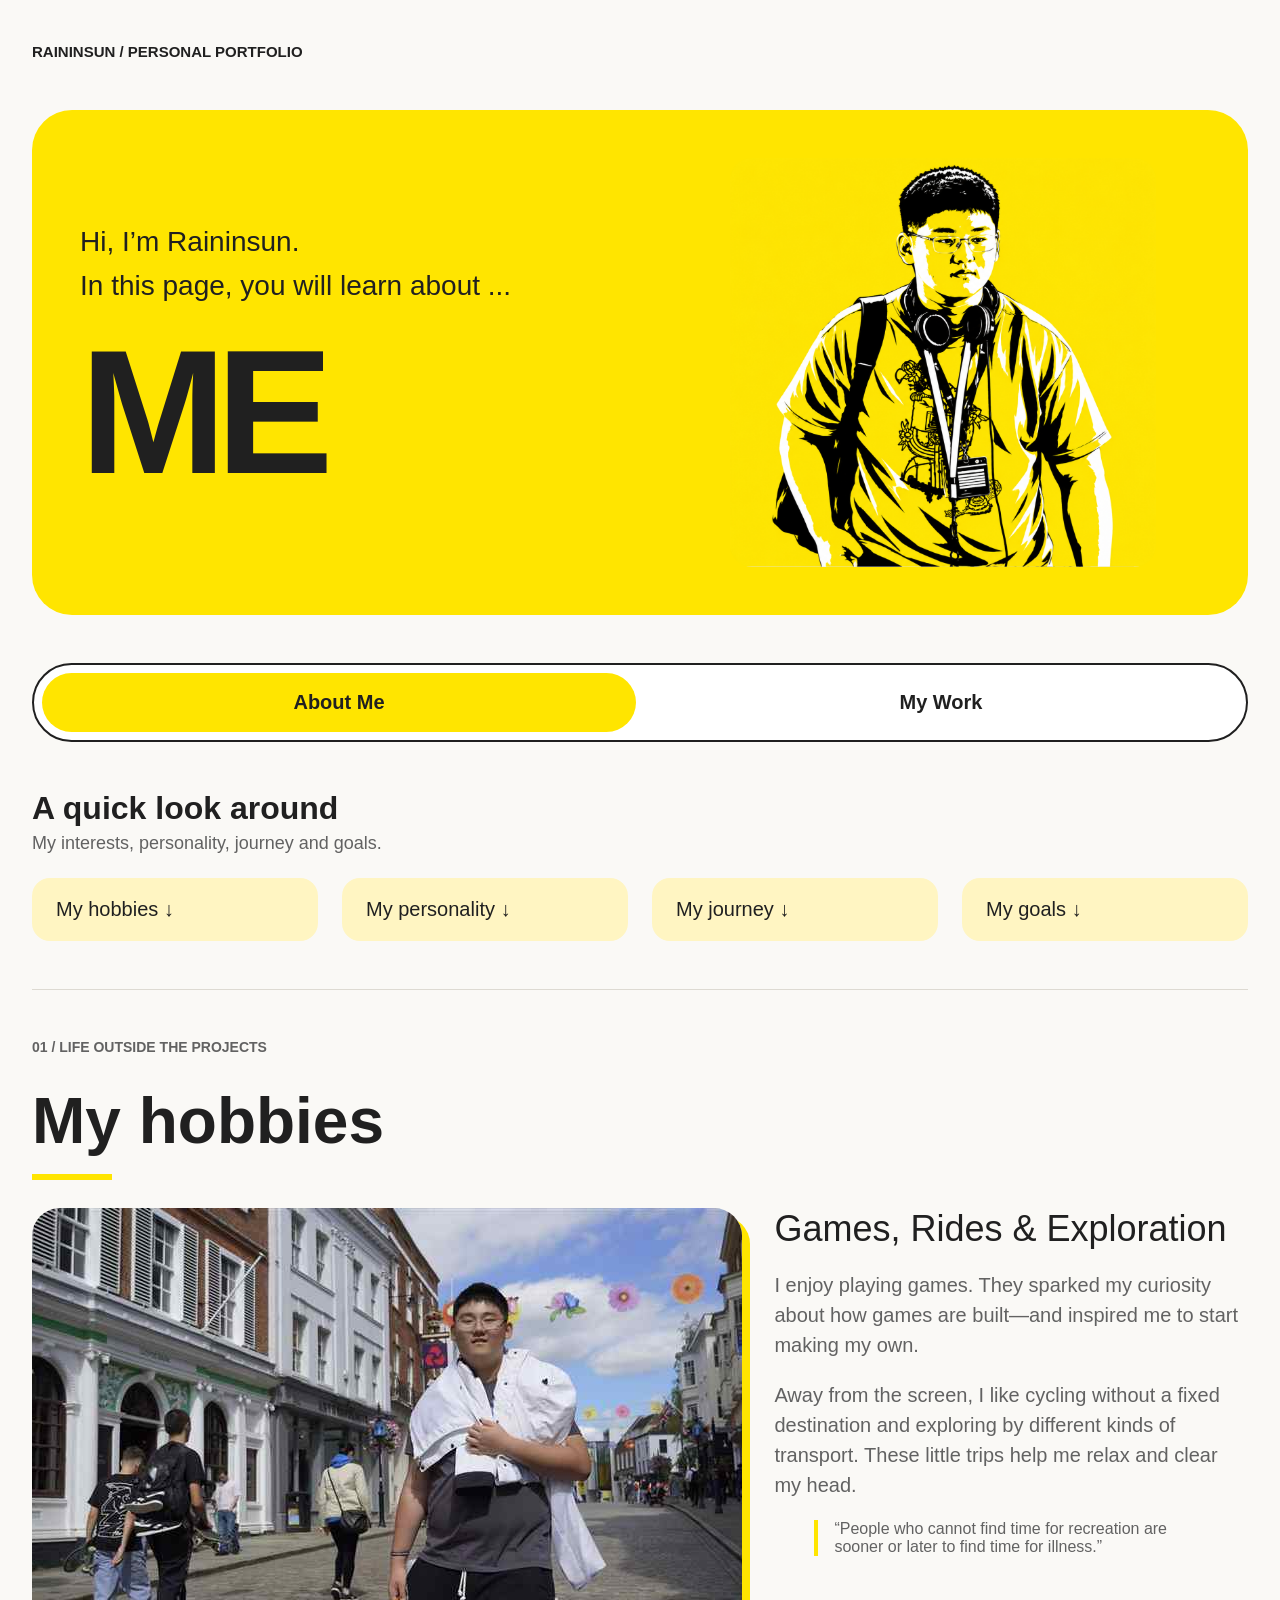
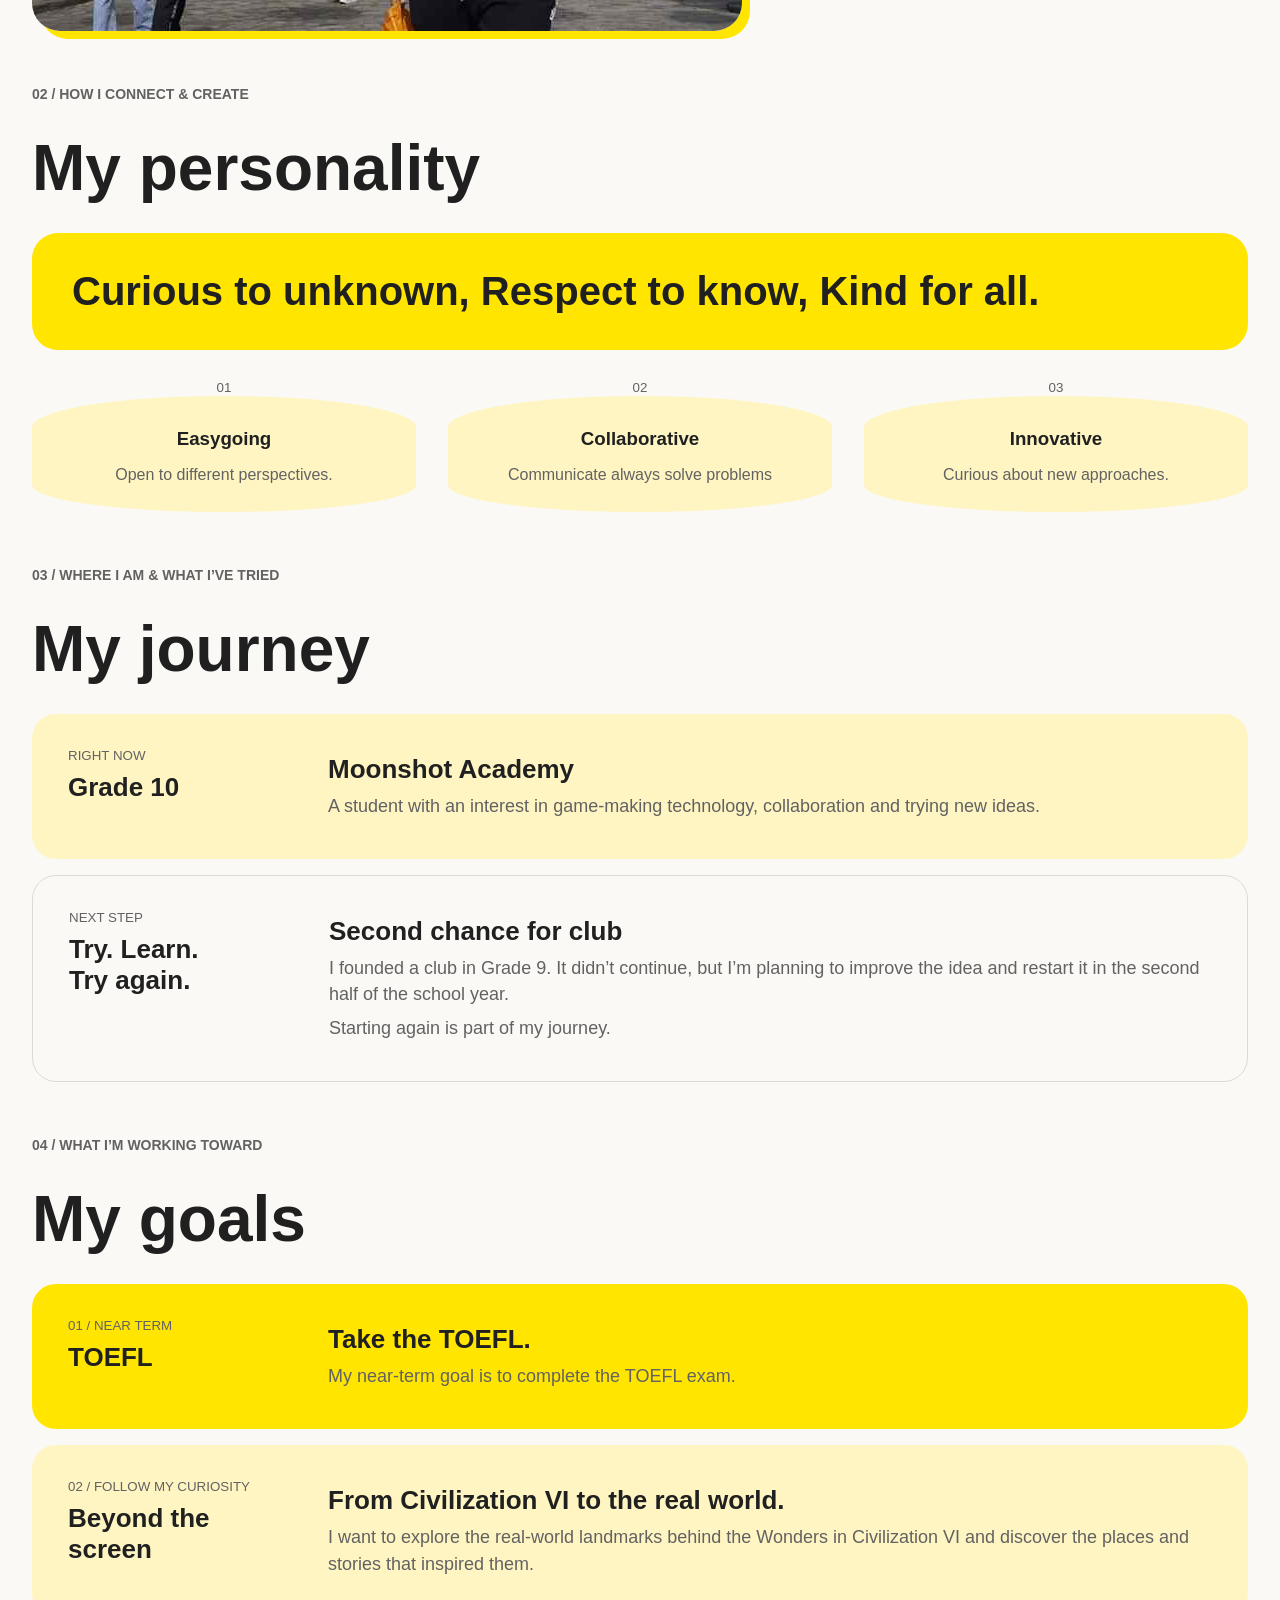
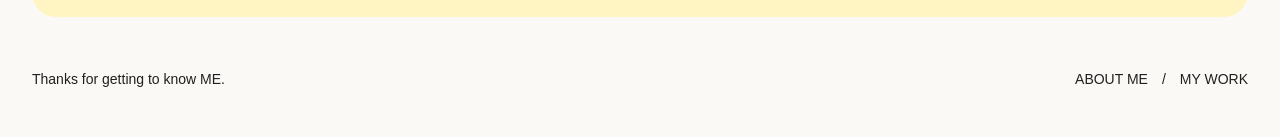
<file: index.html>
<!doctype html><html lang="en"><head><meta charset="utf-8"><meta name="viewport" content="width=device-width,initial-scale=1"><title>About Me — Raininsun</title><link rel="stylesheet" href="styles.css?v=20261029-5"></head><body class="light"><div class="site-shell"><header class="topbar"><b>RAININSUN / PERSONAL PORTFOLIO</b></header><main><section class="hero"><div><p>Hi, I’m Raininsun.</p><p>In this page, you will learn about ...</p><h1>ME</h1></div><img src="assets/profile.png" alt="Raininsun exploring a city"></section><nav class="tabs"><a class="active" href="index.html">About Me</a><a href="work.html">My Work</a></nav><section class="directory"><div><h2>A quick look around</h2><p>My interests, personality, journey and goals.</p></div><nav><a href="#hobbies">My hobbies ↓</a><a href="#personality">My personality ↓</a><a href="#journey">My journey ↓</a><a href="#goals">My goals ↓</a></nav></section><hr><section class="section" id="hobbies"><label>01 / LIFE OUTSIDE THE PROJECTS</label><h2>My hobbies</h2><i></i><div class="hobby"><img src="assets/hobbies-street.png" alt="Exploring a city street"><div><h3>Games, Rides &amp; Exploration</h3><p>I enjoy playing games. They sparked my curiosity about how games are built—and inspired me to start making my own.</p><p>Away from the screen, I like cycling without a fixed destination and exploring by different kinds of transport. These little trips help me relax and clear my head.</p><blockquote>“People who cannot find time for recreation are sooner or later to find time for illness.”</blockquote></div></div></section><section class="section" id="personality"><label>02 / HOW I CONNECT &amp; CREATE</label><h2>My personality</h2><div class="statement">Curious to unknown, Respect to know, Kind for all.</div><div class="qualities"><article><small>01</small><h3>Easygoing</h3><p>Open to different perspectives.</p></article><article><small>02</small><h3>Collaborative</h3><p>Communicate always solve problems</p></article><article><small>03</small><h3>Innovative</h3><p>Curious about new approaches.</p></article></div></section><section class="section" id="journey"><label>03 / WHERE I AM &amp; WHAT I’VE TRIED</label><h2>My journey</h2><article class="info pale"><div><small>RIGHT NOW</small><h3>Grade 10</h3></div><div><h3>Moonshot Academy</h3><p>A student with an interest in game-making technology, collaboration and trying new ideas.</p></div></article><article class="info outline"><div><small>NEXT STEP</small><h3>Try. Learn.<br>Try again.</h3></div><div><h3>Second chance for club</h3><p>I founded a club in Grade 9. It didn’t continue, but I’m planning to improve the idea and restart it in the second half of the school year.</p><p>Starting again is part of my journey.</p></div></article></section><section class="section" id="goals"><label>04 / WHAT I’M WORKING TOWARD</label><h2>My goals</h2><article class="info yellow"><div><small>01 / NEAR TERM</small><h3>TOEFL</h3></div><div><h3>Take the TOEFL.</h3><p>My near-term goal is to complete the TOEFL exam.</p></div></article><article class="info pale"><div><small>02 / FOLLOW MY CURIOSITY</small><h3>Beyond the screen</h3></div><div><h3>From Civilization VI to the real world.</h3><p>I want to explore the real-world landmarks behind the Wonders in Civilization VI and discover the places and stories that inspired them.</p></div></article></section></main><footer class="footer"><span>Thanks for getting to know ME.</span><a href="work.html">ABOUT ME　/　MY WORK</a></footer></div></body></html>
</file>
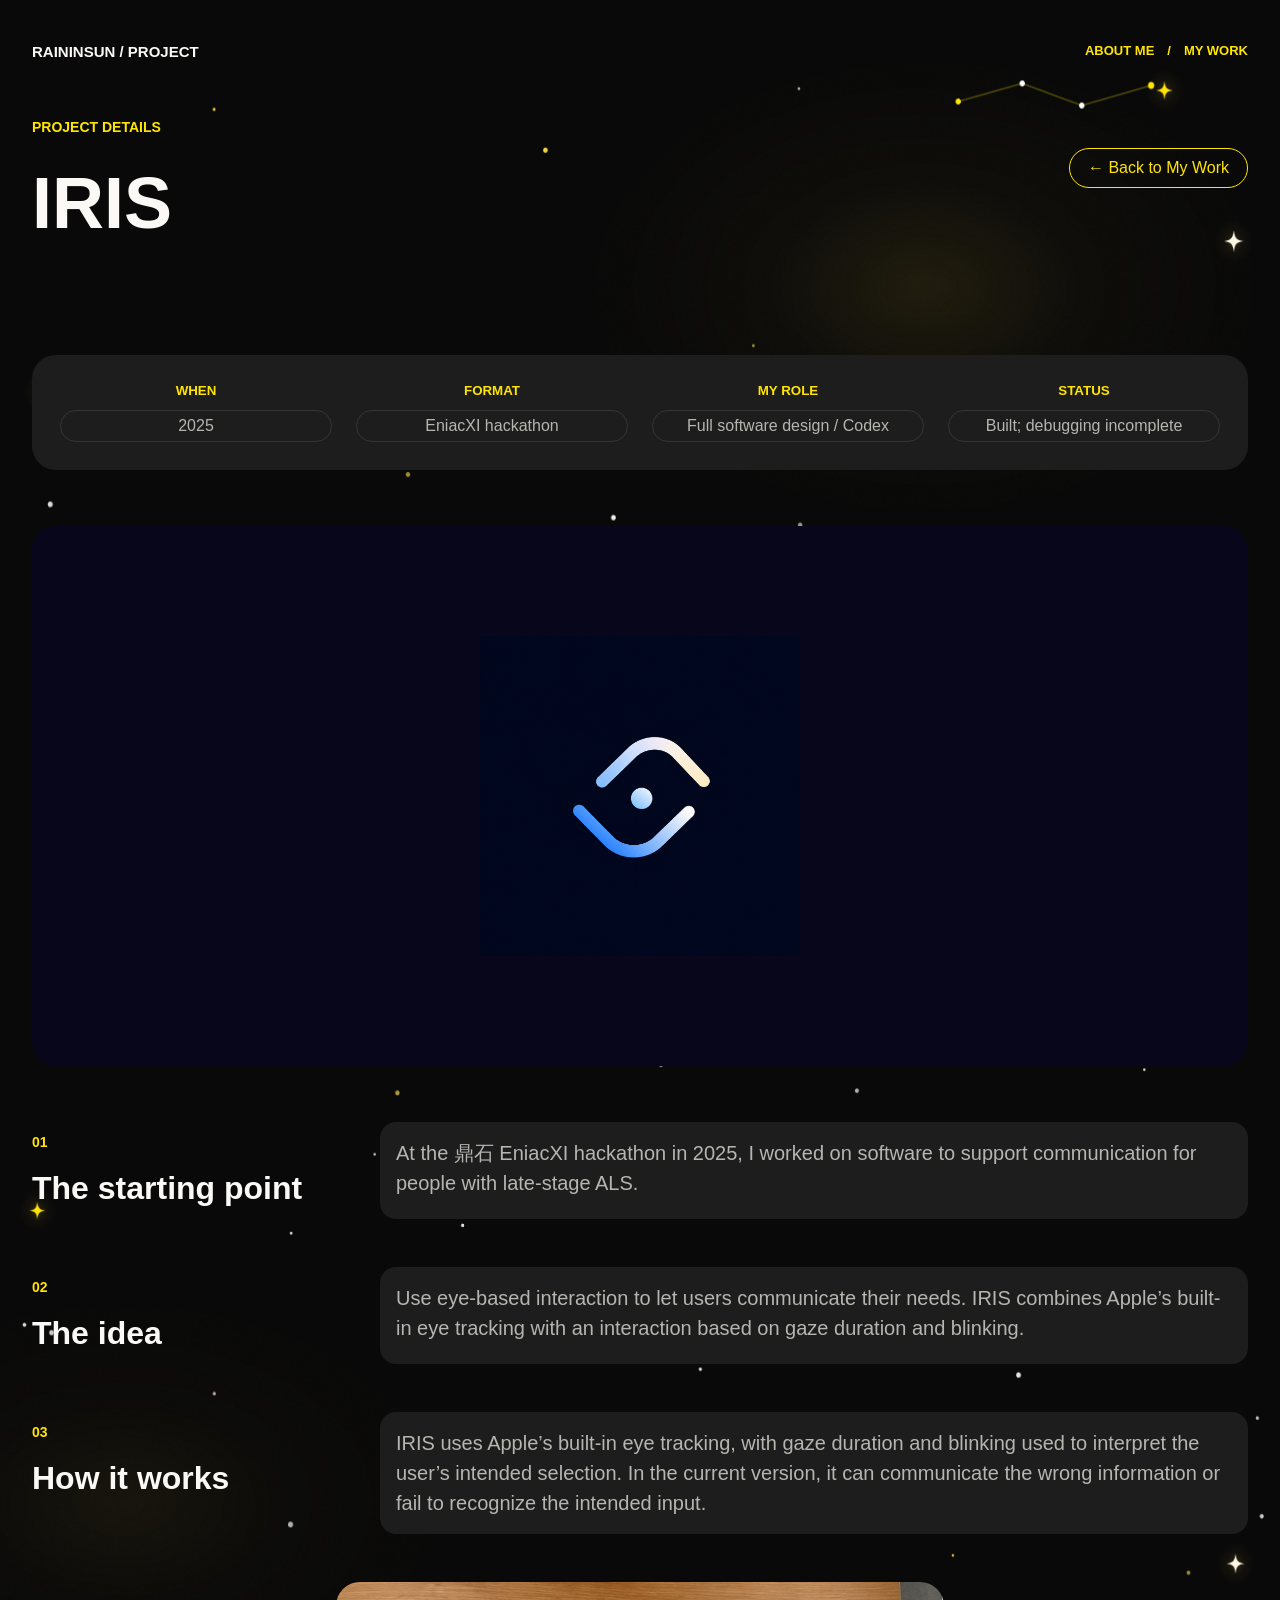
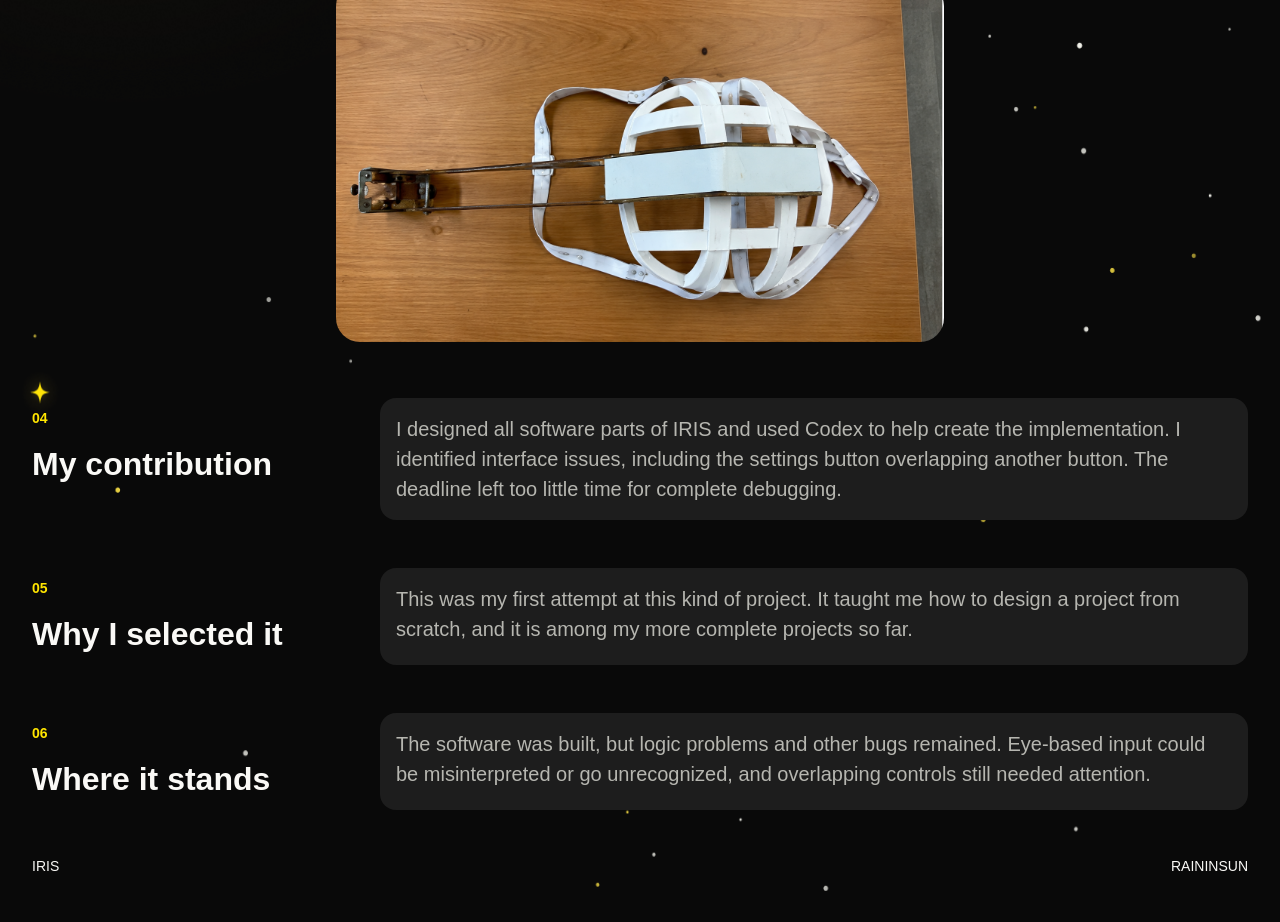
<file: iris.html>
<!doctype html><html lang="en"><head><meta charset="utf-8"><meta name="viewport" content="width=device-width,initial-scale=1"><title>IRIS — Raininsun</title><link rel="stylesheet" href="styles.css"></head><body class="dark"><div class="darkpage irispage"><div class="stars detailstars"></div><div class="dark-shell"><header class="topbar"><b>RAININSUN / PROJECT</b><nav><a href="index.html">ABOUT ME</a>　/　<a href="work.html">MY WORK</a></nav></header><main><header class="detailhead"><label>PROJECT DETAILS</label><h1>IRIS</h1><a href="work.html">← Back to My Work</a></header><section class="facts"><div><small>WHEN</small><span>2025</span></div><div><small>FORMAT</small><span>EniacXI hackathon</span></div><div><small>MY ROLE</small><span>Full software design / Codex</span></div><div><small>STATUS</small><span>Built; debugging incomplete</span></div></section><div class="cover"><img src="assets/iris-icon.png" alt="IRIS application symbol"></div><section class="detail"><h2><small>01</small>The starting point</h2><p>At the 鼎石 EniacXI hackathon in 2025, I worked on software to support communication for people with late-stage ALS.</p></section><section class="detail"><h2><small>02</small>The idea</h2><p>Use eye-based interaction to let users communicate their needs. IRIS combines Apple’s built-in eye tracking with an interaction based on gaze duration and blinking.</p></section><section class="detail"><h2><small>03</small>How it works</h2><p>IRIS uses Apple’s built-in eye tracking, with gaze duration and blinking used to interpret the user’s intended selection. In the current version, it can communicate the wrong information or fail to recognize the intended input.</p></section><figure class="device"><img src="assets/iris-device.png" alt="IRIS eye-tracking device prototype"></figure><section class="detail"><h2><small>04</small>My contribution</h2><p>I designed all software parts of IRIS and used Codex to help create the implementation. I identified interface issues, including the settings button overlapping another button. The deadline left too little time for complete debugging.</p></section><section class="detail"><h2><small>05</small>Why I selected it</h2><p>This was my first attempt at this kind of project. It taught me how to design a project from scratch, and it is among my more complete projects so far.</p></section><section class="detail"><h2><small>06</small>Where it stands</h2><p>The software was built, but logic problems and other bugs remained. Eye-based input could be misinterpreted or go unrecognized, and overlapping controls still needed attention.</p></section></main><footer class="footer"><a href="work.html">IRIS</a><a href="index.html">RAININSUN</a></footer></div></div></body></html>
</file>
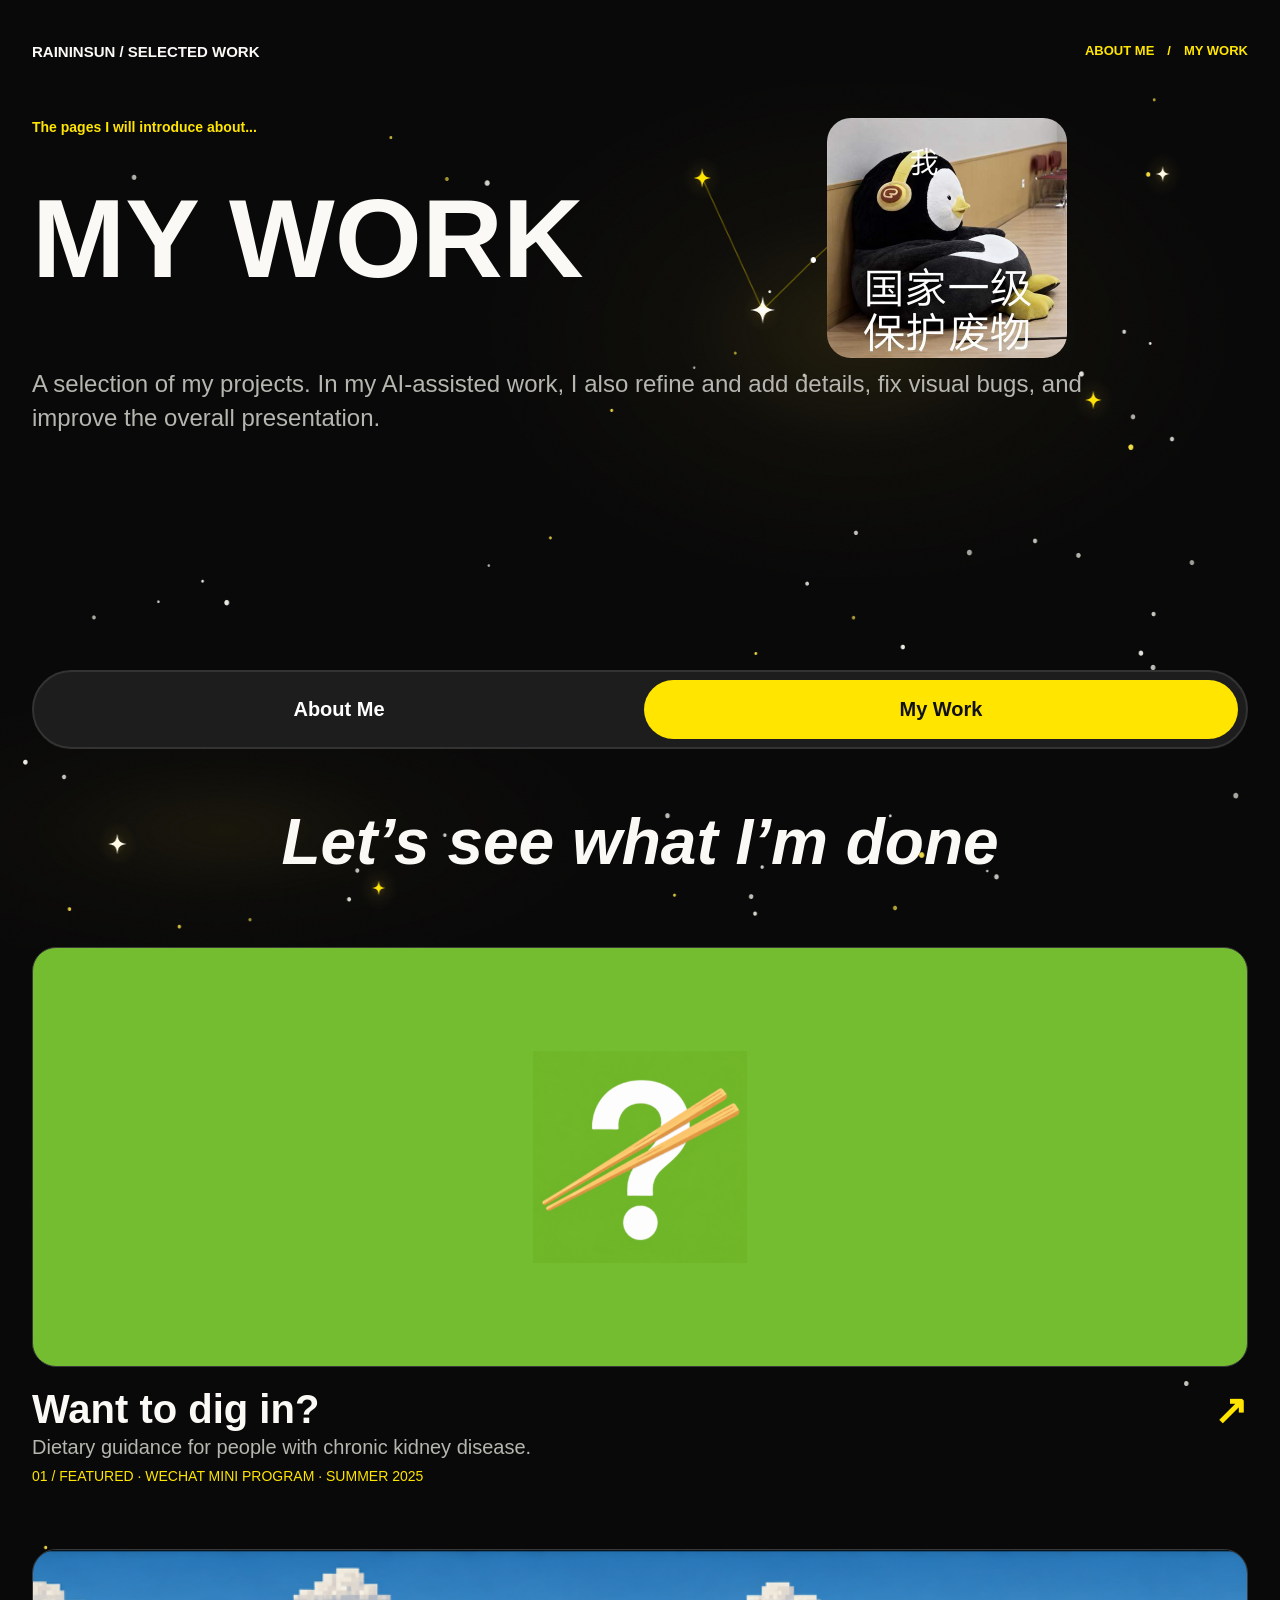
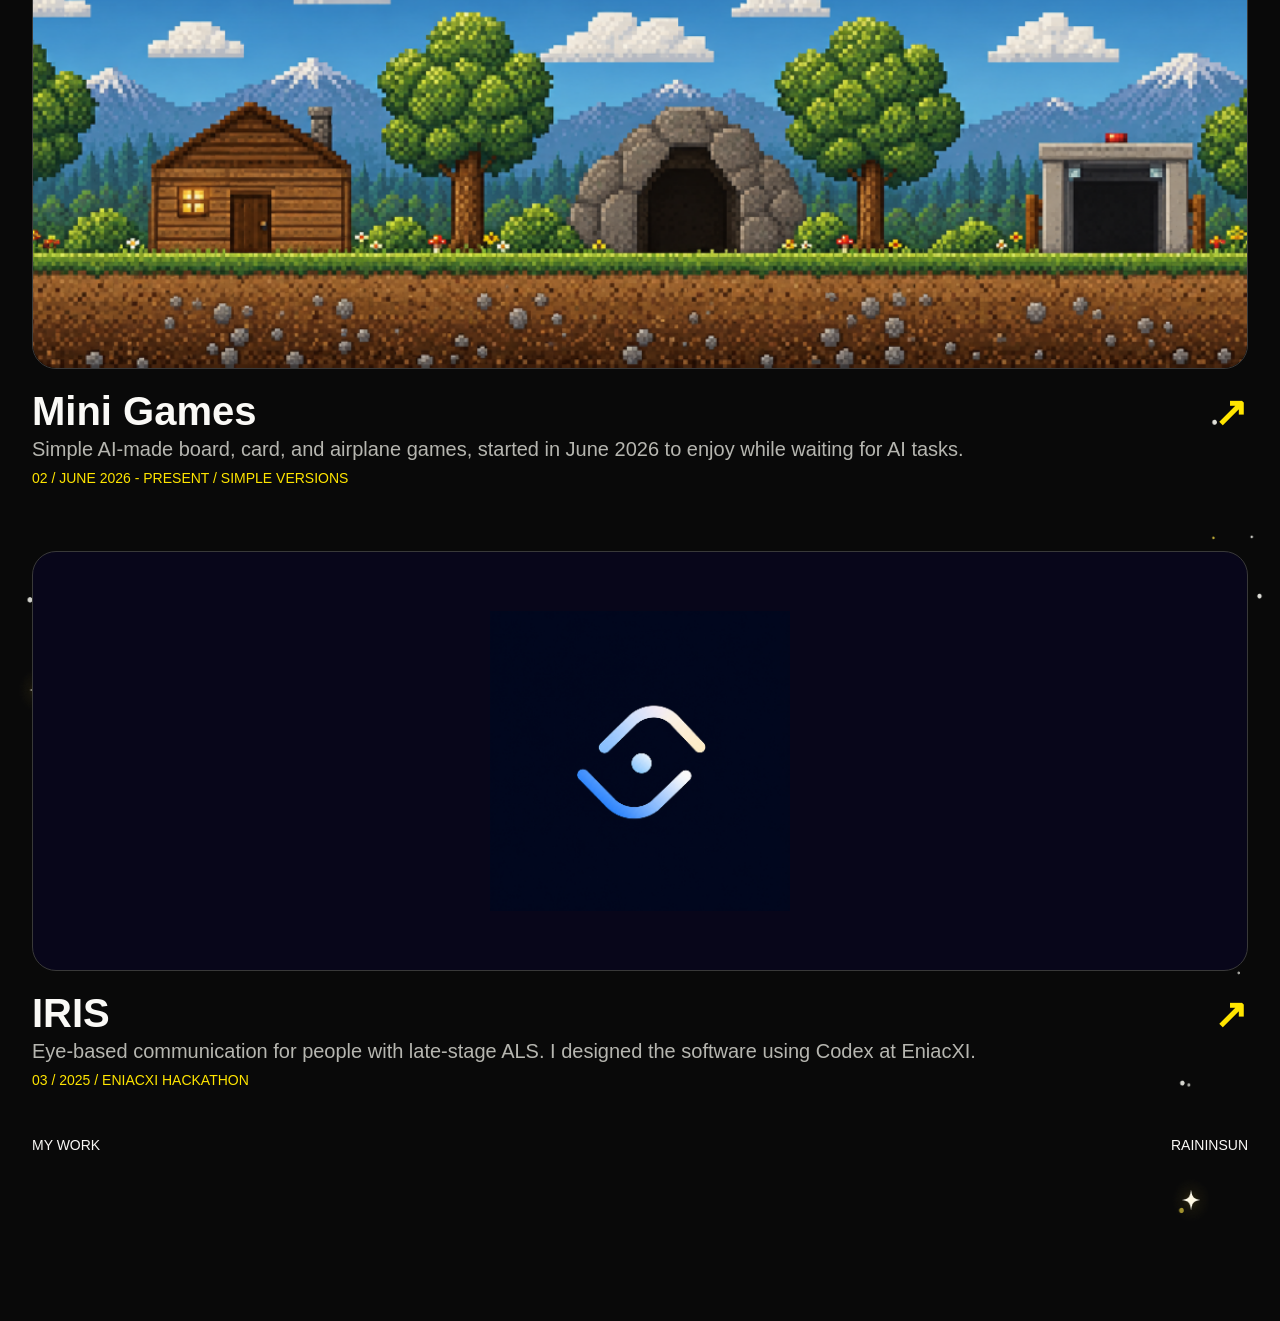
<file: work.html>
<!doctype html><html lang="en"><head><meta charset="utf-8"><meta name="viewport" content="width=device-width,initial-scale=1"><title>My Work — Raininsun</title><link rel="stylesheet" href="styles.css?v=20261029-5"></head><body class="dark"><div class="darkpage workpage"><div class="stars"></div><div class="dark-shell"><header class="topbar"><b>RAININSUN / SELECTED WORK</b><nav><a href="index.html">ABOUT ME</a>　/　<a href="work.html">MY WORK</a></nav></header><main><section class="workhero"><label>The pages I will introduce about...</label><h1>MY WORK</h1><img src="assets/penguin.png" alt="Penguin artwork"><p>A selection of my projects. In my AI-assisted work, I also refine and add details, fix visual bugs, and improve the overall presentation.</p></section><nav class="tabs dtabs"><a href="index.html">About Me</a><a class="active" href="work.html">My Work</a></nav><h2 class="slogan">Let’s see what I’m done</h2><section class="projects"><article><div class="project kidney"><img src="assets/kidney-project.png" alt="Question mark illustration"></div><h2>Want to dig in? <span>↗</span></h2><p>Dietary guidance for people with chronic kidney disease.</p><small>01 / FEATURED · WECHAT MINI PROGRAM · SUMMER 2025</small></article><article><div class="project"><img src="assets/minigames.png" alt="Pixel art game landscape"></div><h2>Mini Games <span>↗</span></h2><p>Simple AI-made board, card, and airplane games, started in June 2026 to enjoy while waiting for AI tasks.</p><small>02 / JUNE 2026 - PRESENT / SIMPLE VERSIONS</small></article><a href="iris.html"><div class="project iris"><img src="assets/iris-icon.png" alt="IRIS app mark"></div><h2>IRIS <span>↗</span></h2><p>Eye-based communication for people with late-stage ALS. I designed the software using Codex at EniacXI.</p><small>03 / 2025 / ENIACXI HACKATHON</small></a></section></main><footer class="footer"><a href="work.html">MY WORK</a><a href="index.html">RAININSUN</a></footer></div></div></body></html>
</file>
<file: styles.css>
*{box-sizing:border-box}html{scroll-behavior:smooth}body{margin:0;font-family:Inter,Arial,sans-serif}a{color:inherit;text-decoration:none}img{max-width:100%;display:block}:root{--yellow:#ffe500;--ink:#202020;--muted:#626262;--pale:#fff5c2;--paper:#faf9f6}.light{background:var(--paper);color:var(--ink)}.site-shell,.dark-shell{width:min(1280px,calc(100% - 64px));margin:auto}.site-shell{padding:40px 0 48px}.topbar{height:22px;display:flex;justify-content:space-between;align-items:center;margin-bottom:48px;font-weight:700;font-size:15px}.topbar nav{color:var(--yellow);font-size:13px}.hero{height:505px;padding:48px;background:var(--yellow);border-radius:40px;display:grid;grid-template-columns:610px 426px;gap:40px;align-items:center;overflow:hidden}.hero p{font-size:28px;margin:0 0 12px}.hero h1{font-size:176px;line-height:1;margin:22px 0 0;letter-spacing:-.06em}.hero img{width:426px;height:409px;object-fit:cover;border-radius:22px}.tabs{height:79px;border:2px solid #202020;border-radius:40px;padding:8px;display:grid;grid-template-columns:1fr 1fr;gap:8px;margin:48px 0;background:#fff}.tabs a{border-radius:30px;display:grid;place-items:center;font-weight:700;font-size:20px}.tabs .active{background:var(--yellow)}.directory{display:grid;gap:24px;margin-bottom:48px}.directory h2{font-size:32px;margin:0 0 6px}.directory p{font-size:18px;color:var(--muted);margin:0}.directory nav{display:grid;grid-template-columns:repeat(4,1fr);gap:24px}.directory nav a{background:var(--pale);border-radius:18px;padding:20px 24px;font-size:20px}hr{border:0;border-top:1px solid #dddad2;margin:0 0 48px}.section{margin-bottom:54px}.section label{font-size:14px;color:var(--muted);font-weight:bold}.section>h2{font-size:64px;margin:28px 0}.section>i{display:block;width:80px;height:6px;background:var(--yellow);margin:-12px 0 28px}.hobby{display:grid;grid-template-columns:1.5fr 1fr;gap:32px;align-items:start}.hobby>img{height:423px;width:100%;object-fit:cover;border-radius:28px;box-shadow:8px 8px 0 var(--yellow)}.hobby h3{font-size:36px;font-weight:500;margin:0 0 18px}.hobby p{font-size:20px;line-height:1.5;color:var(--muted)}blockquote{border-left:4px solid var(--yellow);padding-left:16px;color:var(--muted)}.statement{background:var(--yellow);border-radius:26px;padding:36px 40px;font-size:40px;font-weight:bold}.qualities{display:grid;grid-template-columns:repeat(3,1fr);gap:32px;margin-top:28px}.qualities article{text-align:center}.qualities article h3,.qualities article p{background:var(--pale);margin:0;padding:8px}.qualities article h3{border-radius:60% 60% 0 0;padding-top:32px}.qualities article p{border-radius:0 0 50% 50%;padding:8px 12px 28px;color:var(--muted)}.qualities small,.info small{color:var(--muted)}.info{display:grid;grid-template-columns:220px 1fr;gap:40px;padding:32px 36px;border-radius:24px;margin:16px 0}.info h3{margin:8px 0;font-size:26px}.info p{font-size:18px;color:var(--muted);line-height:1.45;margin:0 0 8px}.pale{background:var(--pale)}.yellow{background:var(--yellow)}.outline{border:1px solid #dddad2}.footer{display:flex;justify-content:space-between;margin-top:48px;font-size:14px}.dark{background:#090909;color:#faf9f6}.darkpage{position:relative;isolation:isolate;min-height:100vh;overflow:hidden;background:#090909}.stars{position:absolute;z-index:-1;inset:0;background:url('assets/work-starfield.png') top center/100% 100% no-repeat}.detailstars{background-image:url('assets/detail-starfield.png')}.dark-shell{position:relative;padding:40px 0 48px}.dark .topbar{margin-bottom:56px}.workpage{min-height:2921px}.workhero{position:relative;min-height:376px}.workhero label,.detailhead label{color:var(--yellow);font-size:14px;font-weight:bold}.workhero h1{font-size:112px;margin:38px 0 0}.workhero img{position:absolute;right:181px;top:0;width:240px;height:240px;border-radius:24px;object-fit:cover}.workhero p{font-size:24px;line-height:1.4;color:#b6b6b0;max-width:1080px;margin:64px 0 28px}.dtabs{background:#1d1d1d;border-color:#333;margin:56px 0}@media(min-width:601px){.workpage .dtabs{margin-top:176px}}.dtabs a{color:white}.dtabs .active{color:#111}.slogan{text-align:center;font-size:64px;font-style:italic;margin:24px 0 68px}.projects{display:grid;gap:64px}.projects article,.projects>a{display:block;color:inherit}.project{height:420px;border:1px solid #393939;border-radius:24px;overflow:hidden;background:#1d1d1d}.project img{width:100%;height:100%;object-fit:cover}.project.kidney{background:#74bd31;display:grid;place-items:center}.project.kidney img{width:214px;height:212px;object-fit:contain}.project.iris{background:#08061a;display:grid;place-items:center}.project.iris img{width:300px;height:300px;object-fit:cover}.projects h2{font-size:40px;margin:20px 0 4px}.projects h2 span{float:right;color:var(--yellow)}.projects p{font-size:20px;color:#b6b6b0;margin:0 0 8px}.projects small{font-size:14px;color:var(--yellow)}.irispage{min-height:2510px}.detailhead{position:relative;min-height:180px;margin-bottom:57px}.detailhead h1{font-size:72px;margin:26px 0}.detailhead>a{position:absolute;right:0;top:30px;border:1px solid var(--yellow);color:var(--yellow);padding:10px 18px;border-radius:24px}.facts{display:grid;grid-template-columns:repeat(4,1fr);gap:24px;padding:28px;background:#1d1d1d;border-radius:24px;margin-bottom:56px}.facts div{display:grid;gap:12px;text-align:center}.facts small,.detail small{color:var(--yellow);font-weight:bold}.facts span{border:1px solid #353535;border-radius:20px;padding:6px;color:#b6b6b0}.cover{height:540px;background:#08061a;border-radius:24px;display:grid;place-items:center;margin-bottom:56px}.cover img{width:320px;height:320px}.detail{display:grid;grid-template-columns:300px 1fr;gap:48px;margin-bottom:48px}.detail h2{font-size:32px;margin:12px 0}.detail h2 small{display:block;font-size:14px;margin-bottom:20px}.detail p{font-size:20px;line-height:1.5;background:#1d1d1d;color:#b6b6b0;padding:16px;border-radius:16px;margin:0}.device{width:min(608px,100%);height:360px;margin:0 auto 56px;border-radius:24px;overflow:hidden}.device img{width:100%;height:100%;object-fit:cover}
@media(max-width:900px){.hero{height:auto;grid-template-columns:1fr 38%;padding:32px;gap:24px}.hero img{width:100%;height:330px}.hero h1{font-size:clamp(92px,17vw,150px)}.directory nav{grid-template-columns:repeat(2,1fr);gap:12px}.hobby{grid-template-columns:1fr 1fr}.hobby>img{height:340px}.hobby h3{font-size:28px}.hobby p{font-size:17px}.statement{font-size:32px}.dark-shell,.site-shell{width:calc(100% - 48px)}.workhero h1{font-size:clamp(72px,10vw,100px)}.workhero img{right:7%;width:190px;height:190px}.workhero p{font-size:20px;max-width:75%}.slogan{font-size:clamp(38px,7vw,56px)}.detail{grid-template-columns:240px 1fr;gap:28px}}
@media(max-width:600px){.site-shell,.dark-shell{width:calc(100% - 42px);padding-top:24px}.topbar{font-size:10px;margin-bottom:24px}.topbar nav{font-size:9px}.hero{display:flex;flex-direction:column;align-items:stretch;padding:24px;border-radius:26px;gap:16px}.hero p{font-size:18px;margin:0 0 6px}.hero h1{font-size:100px;margin:8px 0}.hero img{height:auto;aspect-ratio:1.04}.tabs{height:56px;padding:5px;margin:24px 0}.tabs a{font-size:15px}.directory{gap:16px;margin-bottom:28px}.directory h2{font-size:22px}.directory p{font-size:13px}.directory nav{gap:8px}.directory nav a{padding:12px;font-size:12px}hr{margin-bottom:30px}.section{margin-bottom:36px}.section label{font-size:9px}.section>h2{font-size:34px;margin:16px 0}.section>i{width:48px;height:3px;margin:0 0 16px}.hobby{grid-template-columns:1fr;gap:18px}.hobby>img{height:auto;aspect-ratio:1.78}.hobby h3{font-size:21px;margin:0 0 12px}.hobby p{font-size:14px}.statement{font-size:22px;padding:20px;border-radius:16px}.qualities{gap:8px}.qualities article h3{font-size:12px;padding:20px 4px 6px}.qualities article p{font-size:9px;padding:6px 4px 18px}.info{grid-template-columns:110px 1fr;gap:14px;padding:14px;border-radius:14px}.info h3{font-size:15px}.info p{font-size:11px}.info small{font-size:8px}.footer{font-size:9px;margin-top:28px}.dark-shell{padding-top:24px}.workpage,.irispage{min-height:100vh}.workhero{min-height:300px}.workhero label,.detailhead label{font-size:10px}.workhero h1{font-size:clamp(58px,16vw,86px);max-width:60%;margin-top:38px}.workhero img{width:112px;height:112px;right:0;top:18px;border-radius:16px}.workhero p{font-size:14px;max-width:none;margin:20px 0}.dtabs{margin-bottom:30px}.slogan{font-size:28px;margin:16px 0 38px}.projects{gap:36px}.project{height:auto;aspect-ratio:1.6;border-radius:16px}.project.kidney img{width:35%;height:auto}.project.iris img{width:44%;height:auto}.projects h2{font-size:20px;margin:12px 0 4px}.projects p{font-size:12px}.projects small{font-size:9px}.detailhead{min-height:130px}.detailhead h1{font-size:46px;margin:14px 0}.detailhead>a{top:28px;font-size:10px;padding:7px 10px}.facts{grid-template-columns:1fr 1fr;gap:12px;padding:14px;margin-bottom:28px}.facts div{gap:6px}.facts small{font-size:9px}.facts span{font-size:10px;padding:5px}.cover{height:auto;aspect-ratio:2.37;margin-bottom:30px}.cover img{width:32%;height:auto}.detail{grid-template-columns:1fr;gap:6px;margin-bottom:24px}.detail h2{font-size:18px;margin:0}.detail h2 small{display:inline;margin:0 10px 0 0;font-size:10px}.detail p{font-size:12px;padding:12px}.device{height:auto;aspect-ratio:1.69;margin-bottom:28px}}
</file>
